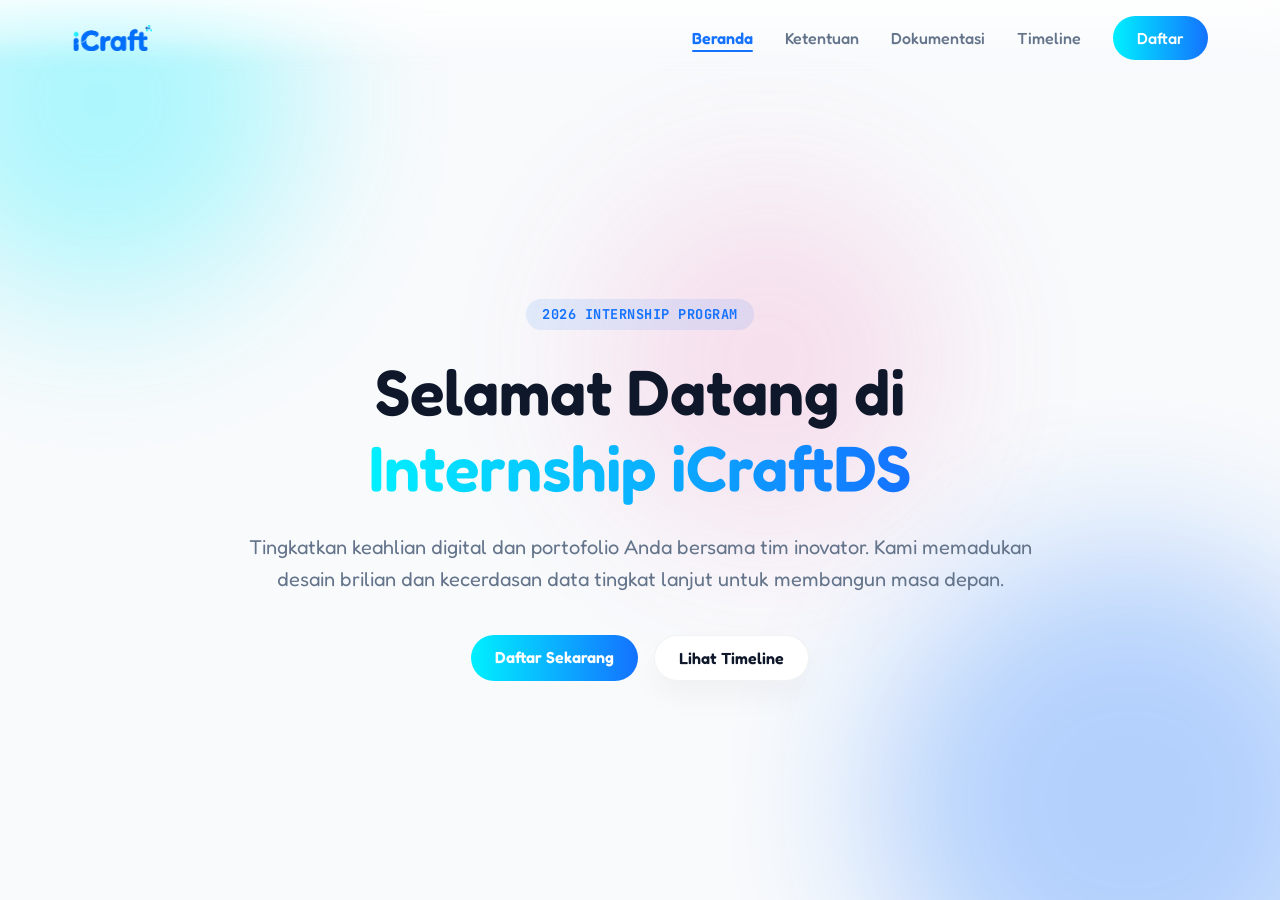
<file: index.html>
<!DOCTYPE html>
<html lang="id">

<head>
    <meta charset="UTF-8">
    <meta name="viewport" content="width=device-width, initial-scale=1.0">
    <title>Internship iCraftDS</title>
    <link rel="stylesheet" href="style.css">
</head>

<body>
    <!-- Abstract Background -->
    <div class="bg-shapes">
        <div class="shape shape-1"></div>
        <div class="shape shape-2"></div>
        <div class="shape shape-3"></div>
    </div>

    <!-- Navbar -->
    <header class="site-header">
        <div class="container nav-container">
            <a href="index.html" class="brand">
                <img src="icLogo.png" alt="iCraftDS Logo" style="height: 26px; width: auto; display: block;">
            </a>
            
            <div class="menu-toggle" id="mobile-menu">
                <span class="bar"></span>
                <span class="bar"></span>
                <span class="bar"></span>
            </div>
            
            <ul class="nav-links">
                <li><a href="index.html">Beranda</a></li>
                <li><a href="ketentuan.html">Ketentuan</a></li>
                <li><a href="comingsoon.html?page=Dokumentasi">Dokumentasi</a></li>
                <li><a href="timeline.html">Timeline</a></li>
                <li><a href="daftar.html" class="btn-primary">Daftar</a></li>
            </ul>
        </div>
    </header>

    <!-- Hero Section -->
    <main class="hero">
        <div class="container">
            <div class="hero-content">
                <span class="badge fade-in-up font-mono" style="animation-delay: 0.1s;">2026 Internship Program</span>
                <h1 class="hero-title fade-in-up" style="animation-delay: 0.3s;">
                    Selamat Datang di <br>
                    <span class="gradient-text">Internship iCraftDS</span>
                </h1>
                <p class="hero-subtitle fade-in-up" style="animation-delay: 0.5s;">
                    Tingkatkan keahlian digital dan portofolio Anda bersama tim inovator. Kami memadukan desain brilian
                    dan kecerdasan data tingkat lanjut untuk membangun masa depan.
                </p>
                <div class="hero-actions fade-in-up" style="animation-delay: 0.7s;">
                    <a href="daftar.html" class="btn-primary">Daftar Sekarang</a>
                    <a href="timeline.html" class="btn-secondary">Lihat Timeline</a>
                </div>
            </div>
        </div>
    </main>

    <!-- JS Logic -->
    <script src="main.js"></script>
</body>

</html>
</file>
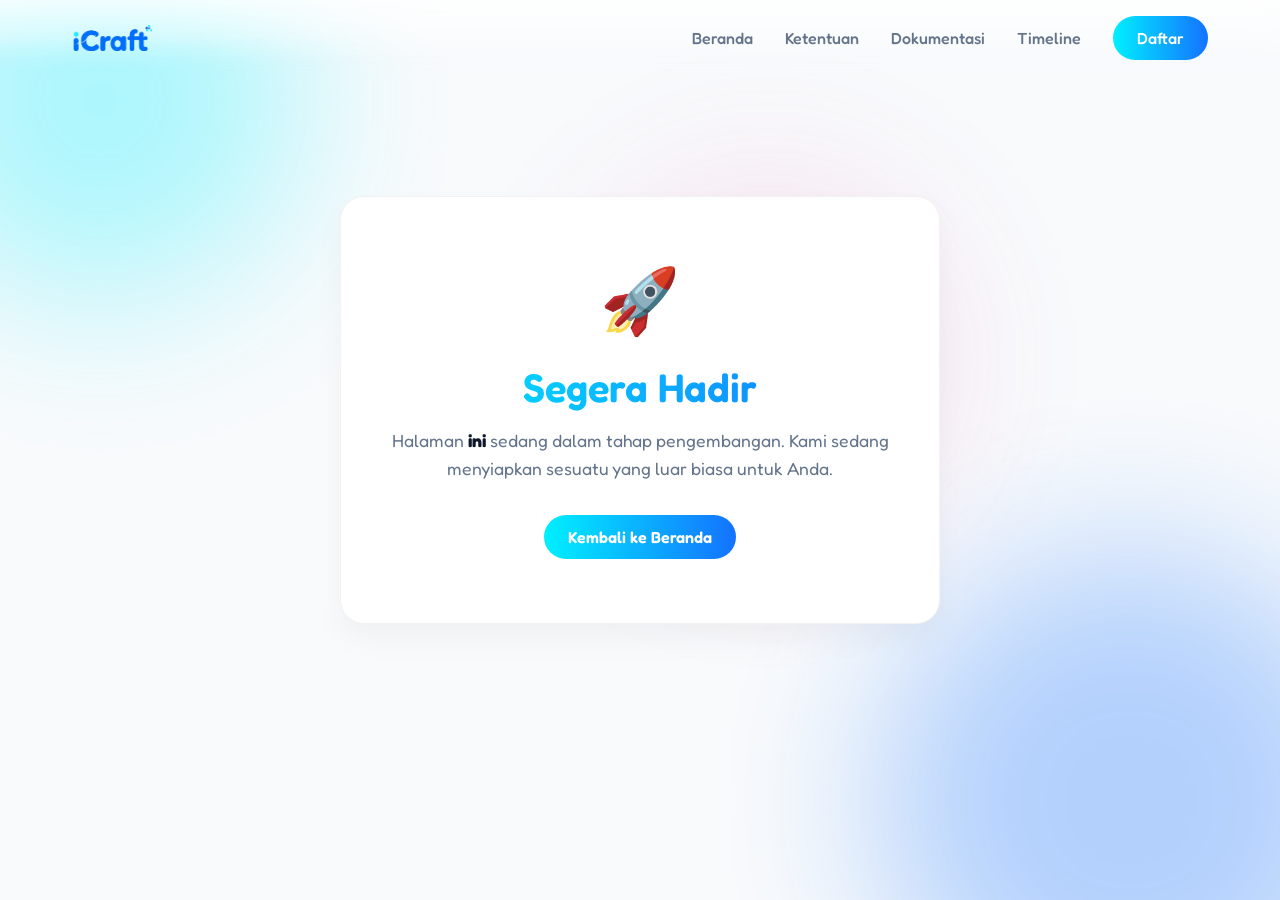
<file: comingsoon.html>
<!DOCTYPE html>
<html lang="id">
<head>
    <meta charset="UTF-8">
    <meta name="viewport" content="width=device-width, initial-scale=1.0">
    <title>Coming Soon - iCraftDS</title>
    <link rel="stylesheet" href="style.css">
    <style>
        .coming-soon-wrapper {
            min-height: calc(100vh - 80px); /* Adjust based on navbar height */
            display: flex;
            align-items: center;
            justify-content: center;
            text-align: center;
            padding: 2rem;
            background: transparent;
        }

        .coming-soon-card {
            max-width: 600px;
            padding: 4rem 3rem;
            border-radius: 24px;
        }

        .cs-icon {
            font-size: 4rem;
            margin-bottom: 1.5rem;
            animation: float 3s ease-in-out infinite;
            display: inline-block;
        }

        @keyframes float {
            0% { transform: translateY(0px); }
            50% { transform: translateY(-15px); }
            100% { transform: translateY(0px); }
        }

        .cs-title {
            font-size: 2.5rem;
            margin-bottom: 1rem;
            background: linear-gradient(to right, var(--primary-start), var(--primary-end));
            -webkit-background-clip: text;
            -webkit-text-fill-color: transparent;
        }

        .cs-subtitle {
            color: var(--text-secondary);
            font-size: 1.1rem;
            line-height: 1.6;
            margin-bottom: 2rem;
        }
    </style>
</head>
<body>
    
    <!-- Abstract Background -->
    <div class="bg-shapes">
        <div class="shape shape-1"></div>
        <div class="shape shape-2"></div>
        <div class="shape shape-3"></div>
    </div>

    <!-- Navbar -->
    <header class="site-header">
        <div class="container nav-container">
            <a href="index.html" class="brand">
                <img src="icLogo.png" alt="iCraftDS Logo" style="height: 26px; width: auto; display: block;">
            </a>
            
            <div class="menu-toggle" id="mobile-menu">
                <span class="bar"></span>
                <span class="bar"></span>
                <span class="bar"></span>
            </div>
            
            <ul class="nav-links">
                <li><a href="index.html">Beranda</a></li>
                <li><a href="ketentuan.html">Ketentuan</a></li>
                <li><a href="comingsoon.html?page=Dokumentasi">Dokumentasi</a></li>
                <li><a href="timeline.html">Timeline</a></li>
                <li><a href="daftar.html" class="btn-primary">Daftar</a></li>
            </ul>
        </div>
    </header>

    <div class="coming-soon-wrapper">
        <div class="coming-soon-card glass-card fade-in-up">
            <div class="cs-icon">🚀</div>
            <h1 class="cs-title">Segera Hadir</h1>
            <p class="cs-subtitle">Halaman <strong id="page-name" style="color: var(--text-primary);"></strong> sedang dalam tahap pengembangan. Kami sedang menyiapkan sesuatu yang luar biasa untuk Anda.</p>
            <a href="index.html" class="btn-primary" style="display: inline-block;">Kembali ke Beranda</a>
        </div>
    </div>

    <script>
        const urlParams = new URLSearchParams(window.location.search);
        const page = urlParams.get('page');
        
        const pageNameEl = document.getElementById('page-name');
        if (page) {
            pageNameEl.textContent = page;
        } else {
            pageNameEl.textContent = "ini";
        }
    </script>
    <!-- JS Logic -->
    <script src="main.js"></script>
</body>
</html>
</file>
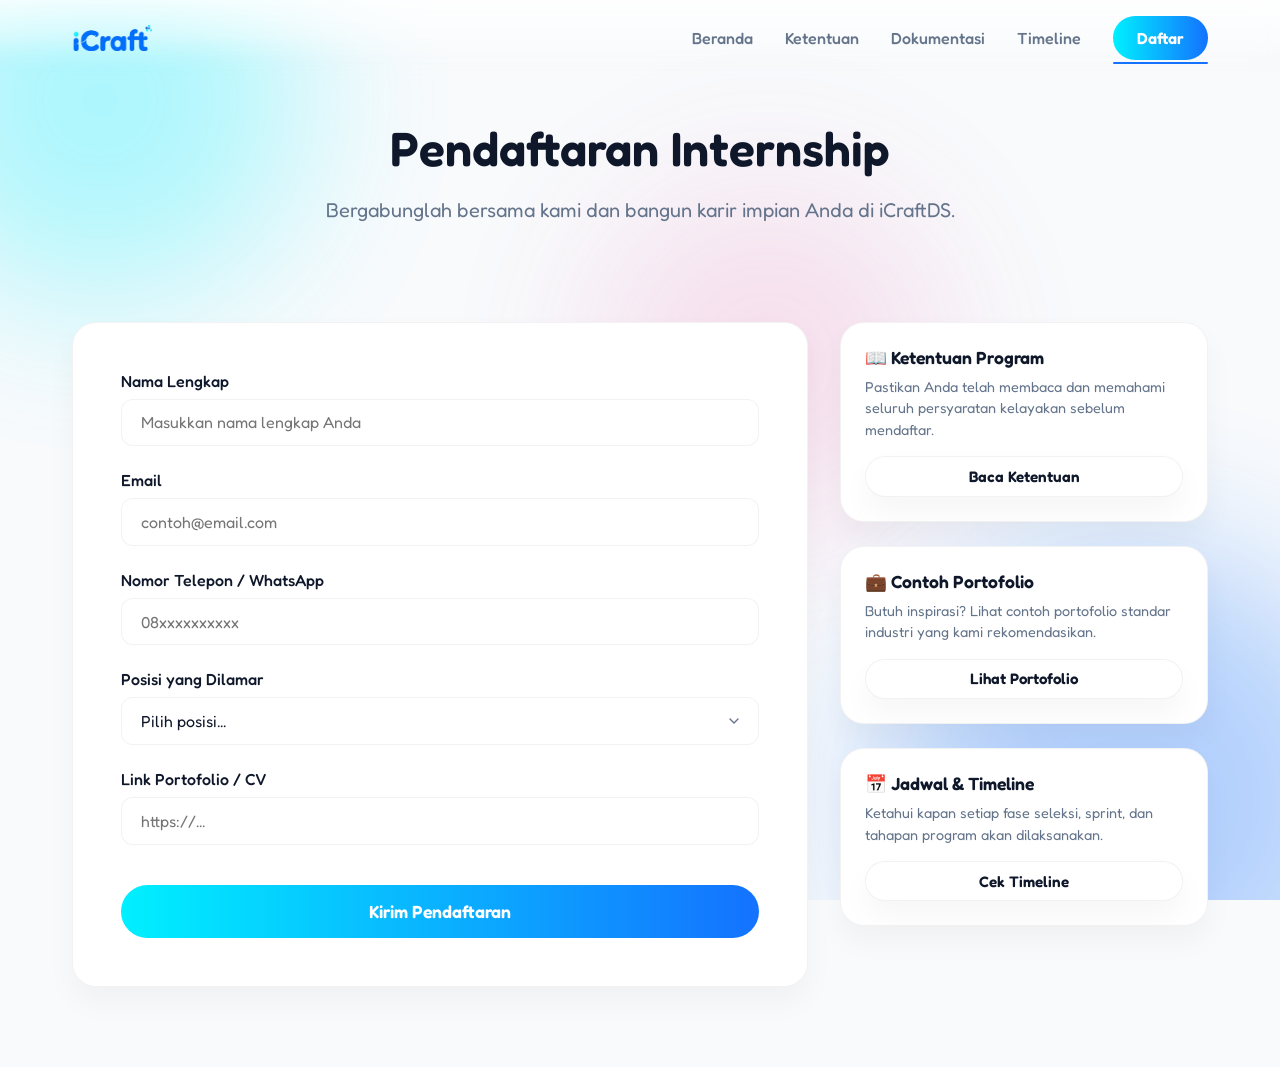
<file: daftar.html>
<!DOCTYPE html>
<html lang="id">
<head>
    <meta charset="UTF-8">
    <meta name="viewport" content="width=device-width, initial-scale=1.0">
    <title>Daftar - iCraftDS</title>
    <link rel="stylesheet" href="style.css">
    <style>
        .page-header {
            padding: 120px 2rem 3rem;
            text-align: center;
            background: transparent;
            border-bottom: none;
        }

        .registration-layout {
            display: grid;
            grid-template-columns: 2fr 1fr;
            gap: 2rem;
            padding: 3rem 2rem 5rem;
            align-items: start;
            max-width: 1200px;
            margin: 0 auto;
        }

        .form-group {
            margin-bottom: 1.5rem;
            text-align: left;
        }

        .form-label {
            display: block;
            margin-bottom: 0.5rem;
            color: var(--text-primary);
            font-weight: 500;
        }

        .form-control {
            width: 100%;
            padding: 0.8rem 1.2rem;
            border: 1px solid var(--border-light);
            border-radius: 12px;
            background: var(--bg-white);
            color: var(--text-primary);
            font-family: inherit;
            font-size: 1rem;
            transition: all 0.3s ease;
        }

        .form-control:focus {
            outline: none;
            border-color: var(--primary-start);
            box-shadow: 0 0 0 4px rgba(0, 240, 255, 0.1);
        }
        
        select.form-control {
            appearance: none;
            background-image: url("data:image/svg+xml,%3Csvg xmlns='http://www.w3.org/2000/svg' width='24' height='24' viewBox='0 0 24 24' fill='none' stroke='%2364748b' stroke-width='2' stroke-linecap='round' stroke-linejoin='round'%3E%3Cpolyline points='6 9 12 15 18 9'%3E%3C/polyline%3E%3C/svg%3E");
            background-repeat: no-repeat;
            background-position: right 1rem center;
            background-size: 1em;
        }

        .submit-btn {
            width: 100%;
            padding: 1rem;
            font-size: 1.1rem;
            margin-top: 1rem;
        }
        
        .sidebar-card {
            padding: 1.5rem;
            margin-bottom: 1.5rem;
        }
        
        .sidebar-card h3 {
            font-size: 1.1rem;
            margin-bottom: 0.5rem;
            color: var(--text-primary);
        }
        
        .sidebar-card p {
            font-size: 0.9rem;
            color: var(--text-secondary);
            margin-bottom: 1rem;
            line-height: 1.5;
        }
        
        .btn-sm {
            padding: 0.6rem 1rem;
            font-size: 0.95rem;
            width: 100%;
            text-align: center;
            display: block;
        }
        
        @media (max-width: 900px) {
            .registration-layout {
                display: flex;
                flex-direction: column-reverse;
                padding: 2rem 1.5rem;
                gap: 1rem;
                align-items: stretch;
            }
            .page-header {
                padding: 100px 1.5rem 2rem;
            }
            .glass-card {
                padding: 1.5rem !important;
            }
        }
    </style>
</head>
<body>
    
    <!-- Abstract Background -->
    <div class="bg-shapes">
        <div class="shape shape-1"></div>
        <div class="shape shape-2"></div>
        <div class="shape shape-3"></div>
    </div>

    <!-- Navbar -->
    <header class="site-header">
        <div class="container nav-container">
            <a href="index.html" class="brand">
                <img src="icLogo.png" alt="iCraftDS Logo" style="height: 26px; width: auto; display: block;">
            </a>
            
            <div class="menu-toggle" id="mobile-menu">
                <span class="bar"></span>
                <span class="bar"></span>
                <span class="bar"></span>
            </div>
            
            <ul class="nav-links">
                <li><a href="index.html">Beranda</a></li>
                <li><a href="ketentuan.html">Ketentuan</a></li>
                <li><a href="comingsoon.html?page=Dokumentasi">Dokumentasi</a></li>
                <li><a href="timeline.html">Timeline</a></li>
                <li><a href="daftar.html" class="btn-primary">Daftar</a></li>
            </ul>
        </div>
    </header>

    <div class="page-header">
        <div class="container">
            <h1 class="hero-title" style="font-size: 3rem; margin-bottom: 1rem;">Pendaftaran Internship</h1>
            <p class="hero-subtitle" style="margin-bottom: 0;">Bergabunglah bersama kami dan bangun karir impian Anda di iCraftDS.</p>
        </div>
    </div>

    <main class="registration-layout fade-in-up">
        <!-- Area Form Pendaftaran (Kiri) -->
        <div class="form-area">
            <div class="glass-card" style="padding: 3rem;">
                <form id="registration-form" onsubmit="event.preventDefault(); alert('Terima kasih! Pendaftaran Anda berhasil dikirim.'); window.location.href='index.html';">
                    <div class="form-group">
                        <label class="form-label" for="fullname">Nama Lengkap</label>
                        <input type="text" id="fullname" class="form-control" placeholder="Masukkan nama lengkap Anda" required>
                    </div>
                    
                    <div class="form-group">
                        <label class="form-label" for="email">Email</label>
                        <input type="email" id="email" class="form-control" placeholder="contoh@email.com" required>
                    </div>

                    <div class="form-group">
                        <label class="form-label" for="phone">Nomor Telepon / WhatsApp</label>
                        <input type="tel" id="phone" class="form-control" placeholder="08xxxxxxxxxx" required>
                    </div>
                    
                    <div class="form-group">
                        <label class="form-label" for="role">Posisi yang Dilamar</label>
                        <select id="role" class="form-control" required>
                            <option value="" disabled selected>Pilih posisi...</option>
                            <option value="web">Web Development</option>
                            <option value="mobile">Mobile Development</option>
                            <option value="data">Data Science</option>
                            <option value="uiux">UI/UX Design</option>
                        </select>
                    </div>

                    <div class="form-group">
                        <label class="form-label" for="portfolio">Link Portofolio / CV</label>
                        <input type="url" id="portfolio" class="form-control" placeholder="https://..." required>
                    </div>

                    <button type="submit" class="btn-primary submit-btn">Kirim Pendaftaran</button>
                </form>
            </div>
        </div>

        <!-- Area Informasi Tambahan (Kanan) -->
        <div class="sidebar-area">
            <div class="glass-card sidebar-card">
                <h3>📖 Ketentuan Program</h3>
                <p>Pastikan Anda telah membaca dan memahami seluruh persyaratan kelayakan sebelum mendaftar.</p>
                <a href="ketentuan.html" class="btn-secondary btn-sm">Baca Ketentuan</a>
            </div>

            <div class="glass-card sidebar-card">
                <h3>💼 Contoh Portofolio</h3>
                <p>Butuh inspirasi? Lihat contoh portofolio standar industri yang kami rekomendasikan.</p>
                <a href="portofolio.html" class="btn-secondary btn-sm">Lihat Portofolio</a>
            </div>

            <div class="glass-card sidebar-card">
                <h3>📅 Jadwal & Timeline</h3>
                <p>Ketahui kapan setiap fase seleksi, sprint, dan tahapan program akan dilaksanakan.</p>
                <a href="timeline.html" class="btn-secondary btn-sm">Cek Timeline</a>
            </div>
        </div>
    </main>

    <!-- JS Logic -->
    <script src="main.js"></script>
</body>
</html>
</file>
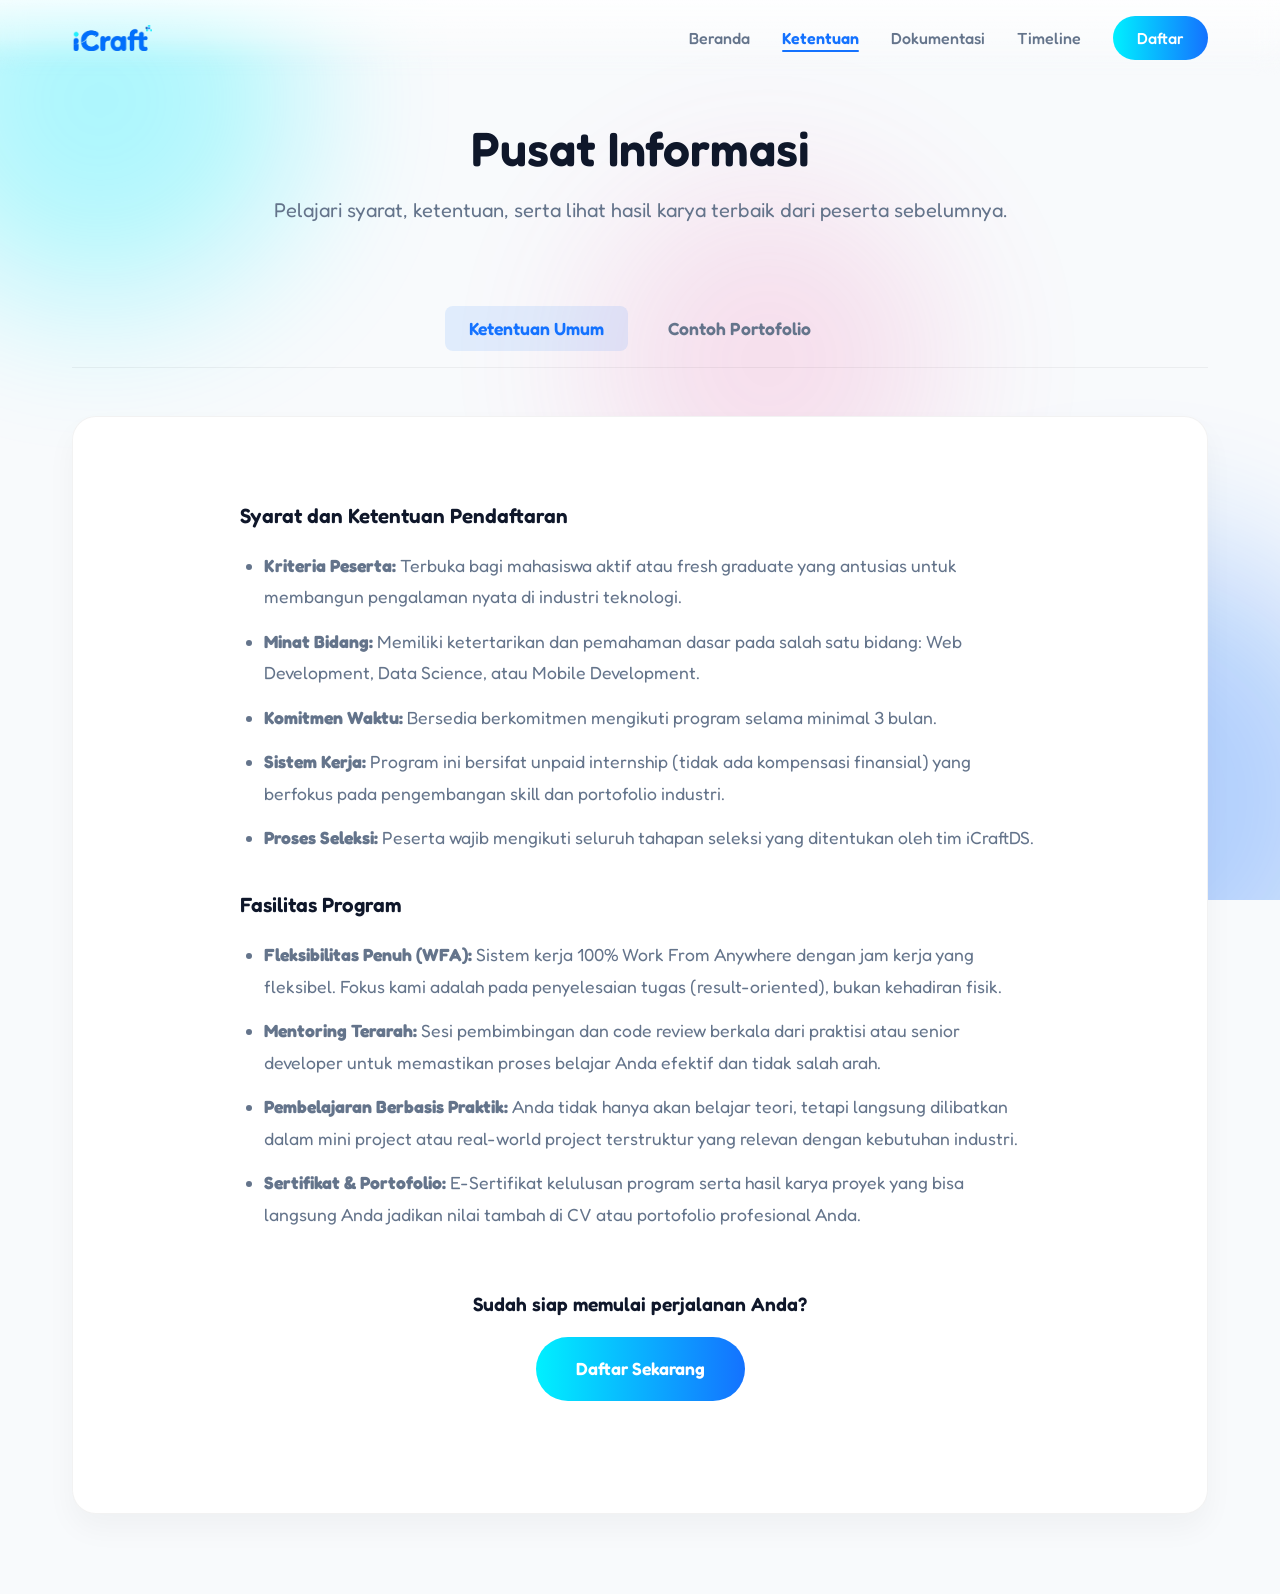
<file: ketentuan.html>
<!DOCTYPE html>
<html lang="id">
<head>
    <meta charset="UTF-8">
    <meta name="viewport" content="width=device-width, initial-scale=1.0">
    <title>Ketentuan & Portofolio - iCraftDS</title>
    <link rel="stylesheet" href="style.css">
    <style>
        .page-header {
            padding: 120px 2rem 3rem;
            text-align: center;
            background: transparent;
            border-bottom: none;
        }
        
        .tabs-nav {
            display: flex;
            justify-content: center;
            gap: 1rem;
            margin-bottom: 3rem;
            border-bottom: 1px solid var(--border-light);
            padding-bottom: 1rem;
        }

        .tab-btn {
            background: none;
            border: none;
            padding: 0.75rem 1.5rem;
            font-size: 1.1rem;
            font-family: 'Fredoka', sans-serif;
            font-weight: 600;
            color: var(--text-secondary);
            cursor: pointer;
            border-radius: 8px;
            transition: all 0.3s ease;
        }

        .tab-btn:hover {
            background: rgba(0, 0, 0, 0.03);
            color: var(--text-primary);
        }

        .tab-btn.active {
            color: var(--primary-end);
            background: rgba(20, 114, 255, 0.1);
        }

        .tab-content {
            display: none;
            animation: fadeIn 0.4s ease forwards;
        }

        .tab-content.active {
            display: block;
        }

        @keyframes fadeIn {
            from { opacity: 0; transform: translateY(10px); }
            to { opacity: 1; transform: translateY(0); }
        }

        /* Portfolio Grid specific for light theme */
        .participants-grid {
            display: grid;
            grid-template-columns: repeat(auto-fit, minmax(280px, 1fr));
            gap: 2rem;
            padding: 2rem 0;
        }

        .participant-card {
            padding: 2.5rem 1.5rem;
            text-decoration: none;
            color: var(--text-primary);
            display: flex;
            flex-direction: column;
            align-items: center;
            text-align: center;
            transition: transform 0.3s ease, box-shadow 0.3s ease;
            position: relative;
            overflow: hidden;
        }

        .participant-card:hover {
            transform: translateY(-5px);
            box-shadow: var(--shadow-hover);
        }

        .avatar {
            width: 80px;
            height: 80px;
            border-radius: 50%;
            background: linear-gradient(135deg, var(--primary-start), var(--primary-end));
            margin-bottom: 1.5rem;
            display: flex;
            align-items: center;
            justify-content: center;
            overflow: hidden;
            border: 3px solid var(--bg-white);
            box-shadow: var(--shadow-soft);
        }

        .avatar img {
            width: 100%;
            height: 100%;
            object-fit: cover;
        }

        .participant-card h2 {
            font-size: 1.4rem;
            margin-bottom: 0.5rem;
        }

        .role-badge {
            font-family: 'JetBrains Mono', monospace;
            font-size: 0.85rem;
            color: var(--primary-end);
            margin-bottom: 1rem;
            background: rgba(20, 114, 255, 0.1);
            padding: 0.3rem 0.8rem;
            border-radius: 50px;
        }

        .participant-card p {
            color: var(--text-secondary);
            font-size: 0.95rem;
            line-height: 1.5;
            margin-bottom: 1.5rem;
        }

        .ketentuan-text {
            max-width: 800px;
            margin: 0 auto 4rem;
            line-height: 1.8;
            color: var(--text-secondary);
            font-size: 1.1rem;
        }
        
        .ketentuan-text h3 {
            color: var(--text-primary);
            margin-top: 2rem;
            margin-bottom: 1rem;
        }
        
        .ketentuan-text ul {
            padding-left: 1.5rem;
            margin-bottom: 2rem;
        }
        
        .ketentuan-text li {
            margin-bottom: 0.8rem;
        }
    </style>
</head>
<body>
    
    <!-- Abstract Background -->
    <div class="bg-shapes">
        <div class="shape shape-1"></div>
        <div class="shape shape-2"></div>
        <div class="shape shape-3"></div>
    </div>

    <!-- Navbar -->
    <header class="site-header">
        <div class="container nav-container">
            <a href="index.html" class="brand">
                <img src="icLogo.png" alt="iCraftDS Logo" style="height: 26px; width: auto; display: block;">
            </a>
            
            <div class="menu-toggle" id="mobile-menu">
                <span class="bar"></span>
                <span class="bar"></span>
                <span class="bar"></span>
            </div>
            
            <ul class="nav-links">
                <li><a href="index.html">Beranda</a></li>
                <li><a href="ketentuan.html">Ketentuan</a></li>
                <li><a href="comingsoon.html?page=Dokumentasi">Dokumentasi</a></li>
                <li><a href="timeline.html">Timeline</a></li>
                <li><a href="daftar.html" class="btn-primary">Daftar</a></li>
            </ul>
        </div>
    </header>

    <div class="page-header">
        <div class="container">
            <h1 class="hero-title" style="font-size: 3rem; margin-bottom: 1rem;">Pusat Informasi</h1>
            <p class="hero-subtitle" style="margin-bottom: 0;">Pelajari syarat, ketentuan, serta lihat hasil karya terbaik dari peserta sebelumnya.</p>
        </div>
    </div>

    <main class="container" style="padding-top: 2rem; padding-bottom: 5rem;">
        
        <div class="tabs-nav">
            <a href="ketentuan.html" class="tab-btn active" style="text-decoration: none;">Ketentuan Umum</a>
            <a href="portofolio.html" class="tab-btn" style="text-decoration: none;">Contoh Portofolio</a>
        </div>

        <!-- Ketentuan Umum -->
        <div id="ketentuan-umum" class="tab-content active">
            <div class="glass-card" style="padding: 3rem;">
                <div class="ketentuan-text">
                    <h3>Syarat dan Ketentuan Pendaftaran</h3>
                    <ul>
                        <li><strong>Kriteria Peserta:</strong> Terbuka bagi mahasiswa aktif atau fresh graduate yang antusias untuk membangun pengalaman nyata di industri teknologi.</li>
                        <li><strong>Minat Bidang:</strong> Memiliki ketertarikan dan pemahaman dasar pada salah satu bidang: Web Development, Data Science, atau Mobile Development.</li>
                        <li><strong>Komitmen Waktu:</strong> Bersedia berkomitmen mengikuti program selama minimal 3 bulan.</li>
                        <li><strong>Sistem Kerja:</strong> Program ini bersifat unpaid internship (tidak ada kompensasi finansial) yang berfokus pada pengembangan skill dan portofolio industri.</li>
                        <li><strong>Proses Seleksi:</strong> Peserta wajib mengikuti seluruh tahapan seleksi yang ditentukan oleh tim iCraftDS.</li>
                    </ul>
                    
                    <h3>Fasilitas Program</h3>
                    <ul>
                        <li><strong>Fleksibilitas Penuh (WFA):</strong> Sistem kerja 100% Work From Anywhere dengan jam kerja yang fleksibel. Fokus kami adalah pada penyelesaian tugas (result-oriented), bukan kehadiran fisik.</li>
                        <li><strong>Mentoring Terarah:</strong> Sesi pembimbingan dan code review berkala dari praktisi atau senior developer untuk memastikan proses belajar Anda efektif dan tidak salah arah.</li>
                        <li><strong>Pembelajaran Berbasis Praktik:</strong> Anda tidak hanya akan belajar teori, tetapi langsung dilibatkan dalam mini project atau real-world project terstruktur yang relevan dengan kebutuhan industri.</li>
                        <li><strong>Sertifikat & Portofolio:</strong> E-Sertifikat kelulusan program serta hasil karya proyek yang bisa langsung Anda jadikan nilai tambah di CV atau portofolio profesional Anda.</li>
                    </ul>
                    
                    <div style="margin-top: 3.5rem; text-align: center;">
                        <h4 style="margin-bottom: 1rem; color: var(--text-primary); font-size: 1.2rem;">Sudah siap memulai perjalanan Anda?</h4>
                        <a href="daftar.html" class="btn-primary" style="font-size: 1.1rem; padding: 1rem 2.5rem; display: inline-block;">Daftar Sekarang</a>
                    </div>
                </div>
            </div>
        </div>
    </main>
    <!-- JS Logic -->
    <script src="main.js"></script>
</body>
</html>
</file>
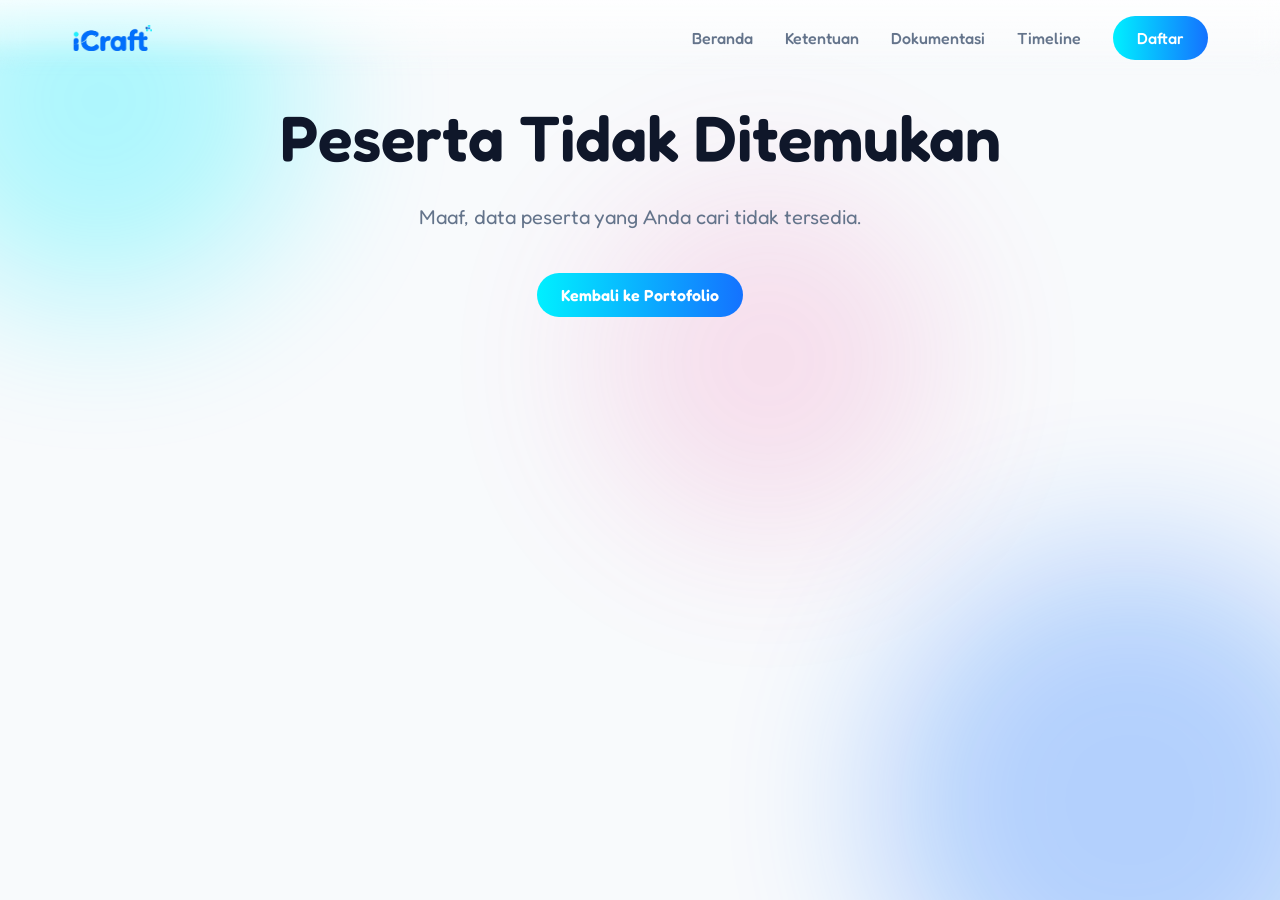
<file: peserta.html>
<!DOCTYPE html>
<html lang="id">
<head>
    <meta charset="UTF-8">
    <meta name="viewport" content="width=device-width, initial-scale=1.0">
    <title>Profil Peserta - iCraftDS</title>
    <link rel="stylesheet" href="style.css">
    <style>
        .profile-header {
            padding: 3rem;
            margin-top: 120px;
            margin-bottom: 2rem;
            text-align: center;
        }

        .avatar-lg {
            width: 120px;
            height: 120px;
            border-radius: 50%;
            background: linear-gradient(135deg, var(--primary-start), var(--primary-end));
            margin: 0 auto 1.5rem;
            display: flex;
            align-items: center;
            justify-content: center;
            overflow: hidden;
            border: 4px solid var(--bg-white);
            box-shadow: var(--shadow-soft);
        }

        .avatar-lg img {
            width: 100%;
            height: 100%;
            object-fit: cover;
        }

        .profile-name {
            font-size: 2.5rem;
            margin-bottom: 0.5rem;
        }

        .profile-role {
            font-size: 1.2rem;
            color: var(--primary-end);
            margin-bottom: 1.5rem;
            font-weight: 500;
        }

        .profile-bio {
            color: var(--text-secondary);
            line-height: 1.6;
            max-width: 700px;
            margin: 0 auto 2rem;
            font-size: 1.1rem;
        }

        .contact-links {
            display: flex;
            gap: 1rem;
            justify-content: center;
            flex-wrap: wrap;
        }

        .contact-links a {
            color: var(--text-secondary);
            text-decoration: none;
            padding: 0.5rem 1rem;
            border-radius: 50px;
            background: var(--bg-white);
            border: 1px solid var(--border-light);
            font-size: 0.95rem;
            transition: all 0.3s ease;
            box-shadow: var(--shadow-soft);
        }

        .contact-links a:hover {
            color: var(--primary-end);
            transform: translateY(-2px);
        }

        .cv-grid {
            display: grid;
            grid-template-columns: 2fr 1fr;
            gap: 2rem;
            margin-bottom: 4rem;
        }

        .cv-section {
            padding: 2.5rem;
            margin-bottom: 2rem;
        }

        .cv-section-title {
            font-size: 1.5rem;
            margin-bottom: 1.5rem;
            color: var(--text-primary);
            border-bottom: 2px solid var(--border-light);
            padding-bottom: 0.5rem;
        }

        .timeline {
            position: relative;
            padding-left: 2rem;
        }

        .timeline::before {
            content: '';
            position: absolute;
            left: 0;
            top: 0;
            bottom: 0;
            width: 2px;
            background: var(--border-light);
        }

        .timeline-item {
            position: relative;
            margin-bottom: 2rem;
        }

        .timeline-item:last-child {
            margin-bottom: 0;
        }

        .timeline-item::before {
            content: '';
            position: absolute;
            left: -2.35rem;
            top: 0.3rem;
            width: 12px;
            height: 12px;
            border-radius: 50%;
            background: var(--primary-end);
            border: 3px solid var(--bg-white);
            box-shadow: 0 0 0 2px rgba(20, 114, 255, 0.2);
        }

        .timeline-date {
            color: var(--primary-end);
            font-size: 0.9rem;
            font-weight: 700;
            font-family: 'JetBrains Mono', monospace;
            margin-bottom: 0.5rem;
        }

        .timeline-title {
            font-size: 1.2rem;
            margin-bottom: 0.2rem;
        }

        .timeline-subtitle {
            color: var(--text-secondary);
            font-weight: 500;
            font-size: 0.95rem;
            margin-bottom: 0.8rem;
        }

        .timeline-desc {
            color: var(--text-secondary);
            line-height: 1.6;
            font-size: 0.95rem;
        }

        .skills-container {
            display: flex;
            flex-wrap: wrap;
            gap: 0.8rem;
        }

        .skill-tag {
            padding: 0.5rem 1rem;
            background: var(--bg-color);
            border: 1px solid var(--border-light);
            border-radius: 50px;
            font-size: 0.9rem;
            color: var(--text-secondary);
            font-weight: 500;
        }

        .portfolio-grid {
            display: grid;
            grid-template-columns: repeat(auto-fit, minmax(300px, 1fr));
            gap: 2rem;
            margin-bottom: 5rem;
        }

        .portfolio-item {
            overflow: hidden;
            display: flex;
            flex-direction: column;
        }

        .page-header {
            padding: 120px 2rem 3rem;
            text-align: center;
            background: transparent;
            border-bottom: none;
        }

        .portfolio-img {
            height: 200px;
            background: linear-gradient(45deg, var(--bg-color), #e2e8f0);
            border-bottom: 1px solid var(--border-light);
        }

        .portfolio-content {
            padding: 1.5rem;
            flex: 1;
        }

        .portfolio-content h3 {
            font-size: 1.2rem;
            margin-bottom: 0.5rem;
        }

        .portfolio-content p {
            color: var(--text-secondary);
            font-size: 0.95rem;
            line-height: 1.6;
        }

        #error-state {
            display: none;
            text-align: center;
            padding: 100px 20px;
        }

        @media (max-width: 768px) {
            .cv-grid {
                grid-template-columns: 1fr;
            }
        }
    </style>
</head>
<body>
    
    <!-- Abstract Background -->
    <div class="bg-shapes">
        <div class="shape shape-1"></div>
        <div class="shape shape-2"></div>
        <div class="shape shape-3"></div>
    </div>

    <!-- Navbar -->
    <header class="site-header">
        <div class="container nav-container">
            <a href="index.html" class="brand">
                <img src="icLogo.png" alt="iCraftDS Logo" style="height: 26px; width: auto; display: block;">
            </a>
            
            <div class="menu-toggle" id="mobile-menu">
                <span class="bar"></span>
                <span class="bar"></span>
                <span class="bar"></span>
            </div>
            
            <ul class="nav-links">
                <li><a href="index.html">Beranda</a></li>
                <li><a href="ketentuan.html">Ketentuan</a></li>
                <li><a href="comingsoon.html?page=Dokumentasi">Dokumentasi</a></li>
                <li><a href="timeline.html">Timeline</a></li>
                <li><a href="daftar.html" class="btn-primary">Daftar</a></li>
            </ul>
        </div>
    </header>

    <div id="error-state" class="container">
        <h1 class="hero-title">Peserta Tidak Ditemukan</h1>
        <p class="hero-subtitle">Maaf, data peserta yang Anda cari tidak tersedia.</p>
        <a href="portofolio.html" class="btn-primary">Kembali ke Portofolio</a>
    </div>

    <div id="profile-content" style="display: none;">
        <div class="container fade-in-up">
            <div class="profile-header glass-card">
                <div class="avatar-lg" id="p-avatar"></div>
                <h1 class="profile-name gradient-text" id="p-name">Loading...</h1>
                <h3 class="profile-role font-mono" id="p-role">Loading...</h3>
                <p class="profile-bio" id="p-bio">Loading...</p>
                
                <div class="contact-links" id="p-contact">
                    <!-- Links injected via JS -->
                </div>
            </div>

            <div class="cv-grid">
                <div class="cv-left">
                    <div class="cv-section glass-card">
                        <h2 class="cv-section-title">💼 Pengalaman Kerja</h2>
                        <div class="timeline" id="p-experience">
                            <!-- Injected via JS -->
                        </div>
                    </div>

                    <div class="cv-section glass-card">
                        <h2 class="cv-section-title">🎓 Pendidikan</h2>
                        <div class="timeline" id="p-education">
                            <!-- Injected via JS -->
                        </div>
                    </div>
                </div>

                <div class="cv-right">
                    <div class="cv-section glass-card">
                        <h2 class="cv-section-title">🛠️ Keahlian Teknikal</h2>
                        <div class="skills-container" id="p-skills">
                            <!-- Injected via JS -->
                        </div>
                    </div>
                    
                    <div class="cv-section glass-card">
                        <h2 class="cv-section-title">🏆 Pencapaian / Organisasi</h2>
                        <div class="timeline" id="p-achievements" style="margin-bottom: 0;">
                            <!-- Injected via JS -->
                        </div>
                    </div>
                </div>
            </div>

            <h2 class="cv-section-title text-center" style="border: none; text-align: center; margin-bottom: 2rem;">Karya Portofolio</h2>
            <div class="portfolio-grid" id="p-portfolio">
                <!-- Injected via JS -->
            </div>
        </div>
    </div>

    <script>
        const participantsData = {
            "1": {
                name: "Peserta 1",
                role: "Web Developer & UI/UX Designer",
                avatar: "https://api.dicebear.com/7.x/avataaars/svg?seed=P1&backgroundColor=6366f1,ec4899",
                bio: "Saya adalah seorang developer yang antusias membangun antarmuka web yang indah, interaktif, dan mudah digunakan. Memiliki pengalaman lebih dari 3 tahun dalam mendesain sistem yang kompleks menjadi mudah dipahami bagi pengguna akhir.",
                contact: [
                    { icon: "📧", label: "peserta1@email.com" },
                    { icon: "🔗", label: "linkedin.com/in/peserta1" },
                    { icon: "💻", label: "github.com/peserta1" }
                ],
                experience: [
                    { date: "2023 - Sekarang", title: "Senior Web Developer", subtitle: "Tech Indo Kreatif", desc: "Memimpin tim frontend dalam pembuatan aplikasi berbasis React. Mengoptimalkan performa web hingga 40% lebih cepat dengan implementasi modern." },
                    { date: "2021 - 2023", title: "UI/UX Designer", subtitle: "Studio Desain Nusantara", desc: "Mendesain wireframe, prototipe interaktif, dan high-fidelity UI/UX untuk lebih dari 10 proyek klien startup digital." }
                ],
                education: [
                    { date: "2017 - 2021", title: "S1 Teknik Informatika", subtitle: "Universitas Teknologi Jakarta", desc: "IPK 3.8/4.0. Lulus dengan predikat Cum Laude. Aktif sebagai Ketua BEM Fakultas." }
                ],
                skills: ["HTML5 / CSS3", "JavaScript (ES6+)", "React.js", "Tailwind CSS", "Figma & Adobe XD", "Git / GitHub"],
                achievements: [
                    { date: "2019 - 2020", title: "Ketua BEM Fakultas", desc: "Memimpin organisasi mahasiswa tingkat fakultas dengan lebih dari 50 pengurus aktif." }
                ],
                portfolio: [
                    { title: "Aplikasi E-Commerce", desc: "Desain ulang UI/UX untuk aplikasi e-commerce lokal, meningkatkan tingkat konversi sebesar 20% dan retensi pengguna. Dibuat menggunakan React dan Tailwind CSS." },
                    { title: "Dashboard Admin Analytics", desc: "Dashboard analitik responsif dengan tema gelap untuk mengelola dan memantau data penjualan secara real-time. Dilengkapi dengan chart interaktif menggunakan Chart.js." },
                    { title: "Company Profile Kreatif", desc: "Situs web profil perusahaan pemenang penghargaan dengan animasi scroll-driven menggunakan GSAP dan Vanilla JavaScript." }
                ]
            },
            "2": {
                name: "Peserta 2",
                role: "Data Scientist & Backend Engineer",
                avatar: "https://api.dicebear.com/7.x/avataaars/svg?seed=P2&backgroundColor=312e81,4c1d95",
                bio: "Seorang spesialis dalam merancang arsitektur backend yang scalable dan menganalisis big data untuk memberikan wawasan bisnis krusial bagi perusahaan. Berfokus pada optimasi performa dan keamanan data berskala besar.",
                contact: [
                    { icon: "📧", label: "peserta2@email.com" },
                    { icon: "🔗", label: "linkedin.com/in/peserta2" },
                    { icon: "💻", label: "github.com/peserta2-ds" }
                ],
                experience: [
                    { date: "2022 - Sekarang", title: "Data Scientist", subtitle: "PT Finansial Solusi Bangsa", desc: "Membangun model machine learning untuk mendeteksi penipuan (fraud detection) secara otomatis, berhasil mengurangi potensi kerugian perusahaan hingga Rp 5 Miliar per tahun." },
                    { date: "2019 - 2022", title: "Backend Developer", subtitle: "Startup Edukasi Masa Depan", desc: "Membuat dan memelihara RESTful API yang menopang lebih dari 10.000 pengguna aktif harian dengan menggunakan Node.js, Express, dan PostgreSQL." }
                ],
                education: [
                    { date: "2015 - 2019", title: "S1 Ilmu Komputer", subtitle: "Institut Teknologi Nasional", desc: "IPK 3.9/4.0. Menulis skripsi tentang optimasi algoritma clustering (K-Means) pada pemrosesan Big Data stream." }
                ],
                skills: ["Python (Pandas, Scikit-learn)", "Node.js / Express", "PostgreSQL / MongoDB", "Machine Learning", "Docker & Kubernetes", "AWS Cloud Services"],
                achievements: [
                    { date: "2023", title: "AWS Certified Solutions Architect", desc: "" },
                    { date: "2021", title: "Google Data Analytics Certificate", desc: "" }
                ],
                portfolio: [
                    { title: "Sistem Prediksi Penjualan (ML)", desc: "Membangun model Machine Learning menggunakan algoritma XGBoost untuk memprediksi tren penjualan bulanan dengan tingkat akurasi 92% dan integrasi otomatis ke sistem BI (Business Intelligence)." },
                    { title: "RESTful API Microservices Perbankan", desc: "Membangun arsitektur backend microservices menggunakan Node.js, Express, dan Docker untuk infrastruktur aplikasi perbankan yang mampu menangani lebih dari 500 Request per Second." },
                    { title: "Data Warehouse & ETL Pipeline", desc: "Merancang alur data ETL dari 5 sumber berbeda menggunakan Apache Airflow dan menyimpannya secara terstruktur di Google BigQuery untuk keperluan reporting C-Level." }
                ]
            },
            "3": {
                name: "Peserta 3",
                role: "Mobile Developer",
                avatar: "https://api.dicebear.com/7.x/avataaars/svg?seed=P3&backgroundColor=059669,10b981",
                bio: "Seorang pengembang spesialis aplikasi mobile yang menciptakan pengalaman pengguna interaktif di platform Android dan iOS dengan performa tinggi dan desain memukau.",
                contact: [
                    { icon: "📧", label: "peserta3@email.com" },
                    { icon: "🔗", label: "linkedin.com/in/peserta3" },
                    { icon: "💻", label: "github.com/peserta3-mobile" }
                ],
                experience: [
                    { date: "2022 - Sekarang", title: "Lead Mobile Developer", subtitle: "AppStudio Indonesia", desc: "Memimpin pengembangan aplikasi e-wallet nasional menggunakan Flutter yang kini digunakan oleh lebih dari 2 juta pengguna aktif." },
                    { date: "2019 - 2022", title: "Android Developer", subtitle: "Tech Solution Jakarta", desc: "Membuat aplikasi native Android (Kotlin) untuk logistik dan supply chain management." }
                ],
                education: [
                    { date: "2015 - 2019", title: "S1 Sistem Informasi", subtitle: "Institut Teknologi Nasional", desc: "IPK 3.75/4.0. Berfokus pada perancangan arsitektur sistem informasi mobile." }
                ],
                skills: ["Flutter & Dart", "Kotlin (Android)", "Swift (iOS)", "Firebase", "REST APIs", "UI/UX Implementation"],
                achievements: [
                    { date: "2023", title: "Google Associate Android Developer", desc: "Sertifikasi resmi dari Google untuk pengembangan aplikasi Android native." }
                ],
                portfolio: [
                    { title: "Aplikasi E-Wallet Nasional", desc: "Aplikasi dompet digital berbasis Flutter dengan fitur QRIS, transfer bank, dan riwayat transaksi real-time." },
                    { title: "Aplikasi Delivery Makanan", desc: "Membangun fitur tracking kurir secara langsung menggunakan integrasi Google Maps API dan WebSockets." },
                    { title: "Aplikasi Manajemen Stok Logistik", desc: "Sistem aplikasi internal perusahaan logistik menggunakan Kotlin untuk mempercepat proses check-in barang menggunakan barcode scanner." }
                ]
            }
        };

        const urlParams = new URLSearchParams(window.location.search);
        const pid = urlParams.get('id');

        if (pid && participantsData[pid]) {
            const data = participantsData[pid];
            
            document.getElementById('profile-content').style.display = 'block';
            
            document.getElementById('p-avatar').innerHTML = `<img src="${data.avatar}" alt="Avatar">`;
            document.getElementById('p-name').textContent = data.name;
            document.getElementById('p-role').textContent = data.role;
            document.getElementById('p-bio').textContent = data.bio;

            document.getElementById('p-contact').innerHTML = data.contact.map(c => 
                `<a href="#">${c.icon} ${c.label}</a>`
            ).join('');

            const generateTimeline = (items) => items.map(item => `
                <div class="timeline-item">
                    <div class="timeline-date">${item.date}</div>
                    <h3 class="timeline-title">${item.title}</h3>
                    ${item.subtitle ? `<div class="timeline-subtitle">${item.subtitle}</div>` : ''}
                    ${item.desc ? `<p class="timeline-desc">${item.desc}</p>` : ''}
                </div>
            `).join('');

            document.getElementById('p-experience').innerHTML = generateTimeline(data.experience);
            document.getElementById('p-education').innerHTML = generateTimeline(data.education);
            document.getElementById('p-achievements').innerHTML = generateTimeline(data.achievements);

            document.getElementById('p-skills').innerHTML = data.skills.map(s => 
                `<span class="skill-tag">${s}</span>`
            ).join('');

            document.getElementById('p-portfolio').innerHTML = data.portfolio.map((p, index) => `
                <div class="portfolio-item glass-card">
                    <div class="portfolio-img"></div>
                    <div class="portfolio-content">
                        <h3>${p.title}</h3>
                        <p>${p.desc}</p>
                    </div>
                </div>
            `).join('');

        } else {
            document.getElementById('error-state').style.display = 'block';
        }
    </script>
    <!-- JS Logic -->
    <script src="main.js"></script>
</body>
</html>
</file>
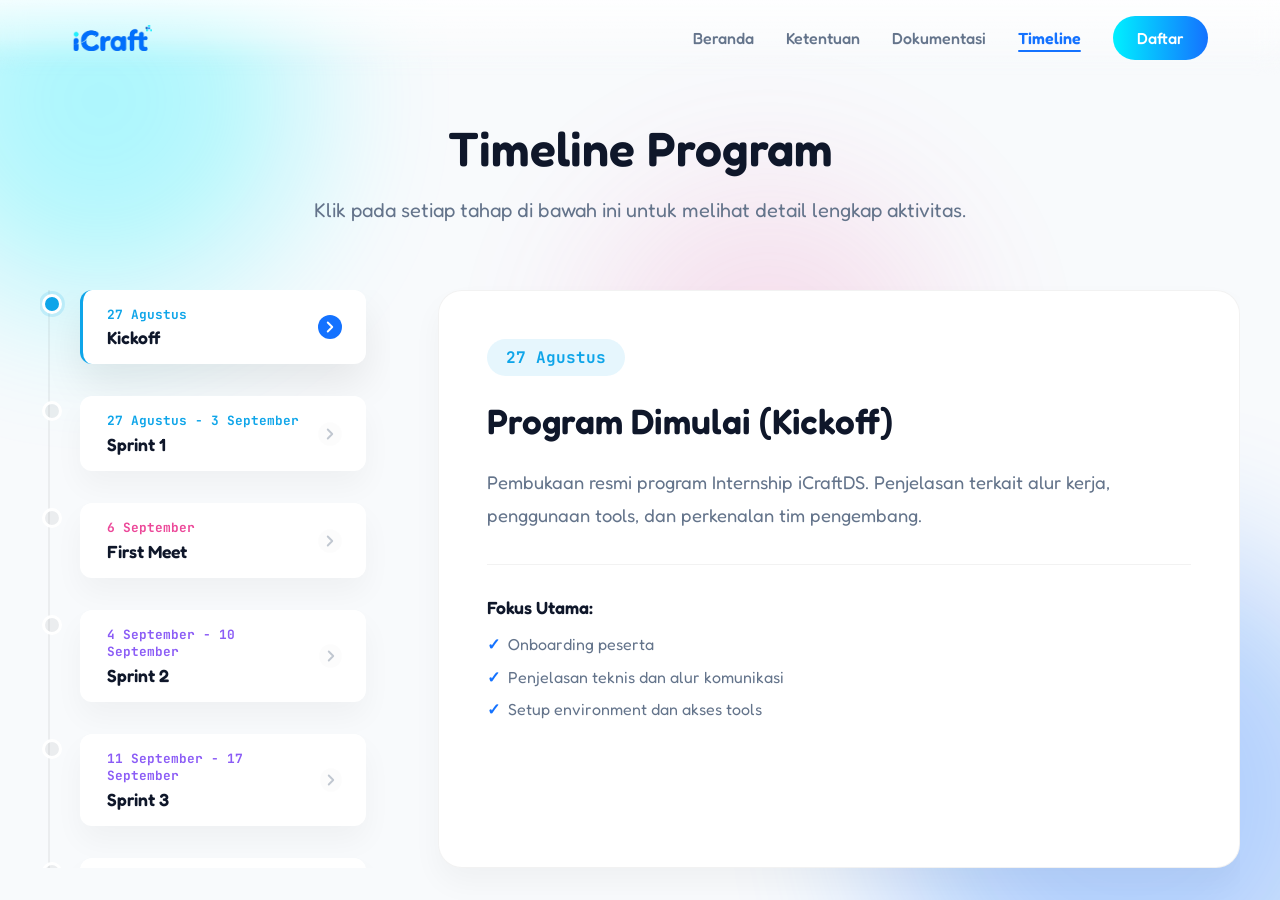
<file: timeline.html>
<!DOCTYPE html>
<html lang="id">
<head>
    <meta charset="UTF-8">
    <meta name="viewport" content="width=device-width, initial-scale=1.0">
    <title>Timeline - iCraftDS</title>
    <link rel="stylesheet" href="style.css">
    <style>
        body {
            height: 100vh !important;
            overflow: hidden !important;
            display: flex;
            flex-direction: column;
        }

        .page-header {
            padding: 120px 2rem 2rem;
            text-align: center;
            background: transparent;
            border-bottom: none;
            flex-shrink: 0;
        }

        .timeline-layout {
            display: grid;
            grid-template-columns: 350px 1fr;
            gap: 3rem;
            padding: 2rem 0;
            flex: 1;
            overflow: hidden;
            align-items: stretch; /* Stretch to fill height */
        }

        @media (max-width: 900px) {
            body {
                height: auto !important;
                overflow: visible !important;
                display: block;
            }
            .page-header {
                padding: 100px 1.5rem 2rem;
            }
            .timeline-layout {
                grid-template-columns: 1fr;
                padding: 2rem 1.5rem;
                overflow: visible;
                display: block;
            }
            .timeline-list-container {
                padding-right: 0;
                padding-left: 0;
                padding-bottom: 0;
                height: auto;
                overflow-y: visible;
            }
            .timeline-detail {
                display: none !important;
            }
            .mobile-detail {
                display: none;
                margin-top: 1rem;
                padding-top: 1rem;
                border-top: 1px dashed var(--border-light);
            }
            .timeline-item.active .mobile-detail {
                display: block;
                animation: slideDown 0.3s ease-out;
            }
            
            /* Mobile Click Indicator */
            .indicator-icon {
                transform: rotate(90deg); /* Point down on mobile by default */
            }
            .timeline-item:hover .click-indicator {
                transform: translateY(3px); /* Move down slightly instead of right */
            }
            .timeline-item.active .indicator-icon {
                transform: rotate(-90deg); /* Point up when active/expanded */
            }
            .timeline-item.active .click-indicator {
                transform: translateY(0);
            }
        }
        
        @keyframes slideDown {
            from { opacity: 0; transform: translateY(-10px); }
            to { opacity: 1; transform: translateY(0); }
        }

        /* Left Side: Timeline List */
        .timeline-list-container {
            padding-right: 1.5rem;
            padding-left: 0.5rem;
            padding-bottom: 2rem;
            height: 100%;
            overflow-y: auto;
        }
        
        /* Custom scrollbar for timeline list */
        .timeline-list-container::-webkit-scrollbar {
            width: 6px;
        }
        .timeline-list-container::-webkit-scrollbar-track {
            background: transparent;
        }
        .timeline-list-container::-webkit-scrollbar-thumb {
            background: var(--border-light);
            border-radius: 10px;
        }
        .timeline-list-container:hover::-webkit-scrollbar-thumb {
            background: #cbd5e1;
        }

        .timeline {
            position: relative;
            padding-left: 2rem;
        }

        .timeline::before {
            content: '';
            position: absolute;
            left: 0;
            top: 0;
            bottom: 0;
            width: 2px;
            background: var(--border-light);
        }

        .timeline-item {
            position: relative;
            margin-bottom: 2rem;
            cursor: pointer;
            transition: transform 0.3s ease;
        }
        
        .timeline-item:hover {
            transform: translateX(5px);
        }

        .timeline-item::before {
            content: '';
            position: absolute;
            left: -2.35rem;
            top: 0.3rem;
            width: 14px;
            height: 14px;
            border-radius: 50%;
            background: var(--border-light); /* Default inactive state */
            border: 3px solid var(--bg-white);
            z-index: 2;
            transition: all 0.3s ease;
        }
        
        .timeline-item.active::before,
        .timeline-item:hover::before {
            background: var(--primary-end);
            box-shadow: 0 0 0 3px rgba(20, 114, 255, 0.15);
        }
        
        /* Agustus Colors */
        .timeline-item.month-agustus.active::before,
        .timeline-item.month-agustus:hover::before {
            background: #0ea5e9;
            box-shadow: 0 0 0 3px rgba(14, 165, 233, 0.15);
        }
        .timeline-item.month-agustus.active .timeline-card {
            border-left-color: #0ea5e9;
        }
        .timeline-item.month-agustus .timeline-date-sm {
            color: #0ea5e9;
        }

        /* September Colors */
        .timeline-item.month-september.active::before,
        .timeline-item.month-september:hover::before {
            background: #8b5cf6;
            box-shadow: 0 0 0 3px rgba(139, 92, 246, 0.15);
        }
        .timeline-item.month-september.active .timeline-card {
            border-left-color: #8b5cf6;
        }
        .timeline-item.month-september .timeline-date-sm {
            color: #8b5cf6;
        }

        /* Special overrides (e.g. First Meet) */
        .timeline-item.special.active::before,
        .timeline-item.special:hover::before {
            background: #ec4899;
            box-shadow: 0 0 0 3px rgba(236, 72, 153, 0.15);
        }

        .timeline-card {
            padding: 1rem 1.5rem;
            border-left: 3px solid transparent;
            background: var(--bg-white);
            border-radius: 12px;
            box-shadow: var(--shadow-soft);
            transition: all 0.3s ease;
        }

        .timeline-item.active .timeline-card {
            border-left-color: var(--primary-start);
            box-shadow: var(--shadow-hover);
        }

        .timeline-item.special.active .timeline-card {
            border-left-color: #ec4899 !important;
        }

        .timeline-date-sm {
            color: var(--primary-end);
            font-size: 0.8rem;
            font-family: 'JetBrains Mono', monospace;
            font-weight: 700;
            margin-bottom: 0.3rem;
        }
        
        .timeline-item.special .timeline-date-sm {
            color: #ec4899 !important;
        }

        .timeline-title-sm {
            font-size: 1.1rem;
            color: var(--text-primary);
            margin: 0;
        }
        
        /* Click Indicator */
        .card-header-inner {
            display: flex;
            justify-content: space-between;
            align-items: center;
            gap: 1rem;
        }
        
        .click-indicator {
            color: var(--text-secondary);
            opacity: 0.4;
            transition: all 0.3s ease;
            display: flex;
            align-items: center;
            justify-content: center;
            width: 24px;
            height: 24px;
            border-radius: 50%;
            background: rgba(0,0,0,0.03);
        }

        .timeline-item:hover .click-indicator {
            opacity: 1;
            transform: translateX(4px);
            color: var(--primary-end);
            background: rgba(20, 114, 255, 0.1);
        }

        .timeline-item.active .click-indicator {
            opacity: 1;
            color: var(--bg-white);
            background: var(--primary-end);
        }
        
        .indicator-icon {
            transition: transform 0.3s ease;
        }

        /* Mobile inline details */
        .mobile-detail {
            display: none;
        }
        
        .mobile-desc {
            color: var(--text-secondary);
            font-size: 0.95rem;
            line-height: 1.6;
            margin-bottom: 1rem;
        }
        
        .mobile-tasks {
            list-style: none;
            padding: 0;
        }
        
        .mobile-tasks li {
            font-size: 0.9rem;
            color: var(--text-secondary);
            margin-bottom: 0.5rem;
            display: flex;
            align-items: flex-start;
            gap: 0.5rem;
        }
        
        .mobile-tasks li::before {
            content: '✓';
            color: var(--primary-end);
            font-weight: bold;
        }
        
        .timeline-item.special .mobile-tasks li::before {
            color: #ec4899;
        }

        /* Right Side: Detail Pane */
        .timeline-detail {
            position: relative;
            padding: 3rem;
            background: var(--bg-white);
            border-radius: 24px;
            border: 1px solid var(--border-light);
            box-shadow: var(--shadow-soft);
            animation: fadeIn 0.4s ease forwards;
            height: 100%;
            overflow-y: auto;
        }
        
        /* Custom scrollbar for detail pane */
        .timeline-detail::-webkit-scrollbar {
            width: 6px;
        }
        .timeline-detail::-webkit-scrollbar-track {
            background: transparent;
        }
        .timeline-detail::-webkit-scrollbar-thumb {
            background: var(--border-light);
            border-radius: 10px;
        }
        .timeline-detail:hover::-webkit-scrollbar-thumb {
            background: #cbd5e1;
        }

        .detail-date {
            display: inline-block;
            background: rgba(20, 114, 255, 0.1);
            color: var(--primary-end);
            padding: 0.5rem 1.2rem;
            border-radius: 50px;
            font-size: 1rem;
            font-family: 'JetBrains Mono', monospace;
            font-weight: 700;
            margin-bottom: 1.5rem;
        }

        .detail-title {
            font-size: 2.2rem;
            margin-bottom: 1.5rem;
            color: var(--text-primary);
        }

        .detail-desc {
            color: var(--text-secondary);
            line-height: 1.8;
            font-size: 1.15rem;
            margin-bottom: 2rem;
        }

        .detail-extra {
            padding-top: 2rem;
            border-top: 1px solid var(--border-light);
        }

        .detail-extra h4 {
            margin-bottom: 1rem;
            font-size: 1.1rem;
        }
        
        .detail-extra ul {
            list-style: none;
            padding: 0;
        }
        
        .detail-extra li {
            margin-bottom: 0.8rem;
            color: var(--text-secondary);
            display: flex;
            align-items: flex-start;
            gap: 0.5rem;
        }
        
        .detail-extra li::before {
            content: '✓';
            color: var(--primary-end);
            font-weight: bold;
        }

        @keyframes fadeIn {
            from { opacity: 0; transform: translateY(10px); }
            to { opacity: 1; transform: translateY(0); }
        }
    </style>
</head>
<body>
    
    <!-- Abstract Background -->
    <div class="bg-shapes">
        <div class="shape shape-1"></div>
        <div class="shape shape-2"></div>
        <div class="shape shape-3"></div>
    </div>

    <!-- Navbar -->
    <header class="site-header">
        <div class="container nav-container">
            <a href="index.html" class="brand">
                <img src="icLogo.png" alt="iCraftDS Logo" style="height: 26px; width: auto; display: block;">
            </a>
            
            <div class="menu-toggle" id="mobile-menu">
                <span class="bar"></span>
                <span class="bar"></span>
                <span class="bar"></span>
            </div>
            
            <ul class="nav-links">
                <li><a href="index.html">Beranda</a></li>
                <li><a href="ketentuan.html">Ketentuan</a></li>
                <li><a href="comingsoon.html?page=Dokumentasi">Dokumentasi</a></li>
                <li><a href="timeline.html">Timeline</a></li>
                <li><a href="daftar.html" class="btn-primary">Daftar</a></li>
            </ul>
        </div>
    </header>

    <div class="page-header">
        <div class="container">
            <h1 class="hero-title" style="font-size: 3rem; margin-bottom: 1rem;">Timeline Program</h1>
            <p class="hero-subtitle" style="margin-bottom: 0;">Klik pada setiap tahap di bawah ini untuk melihat detail lengkap aktivitas.</p>
        </div>
    </div>

    <main class="container timeline-layout">
        
        <!-- Left: Timeline List -->
        <div class="timeline-list-container">
            <div class="timeline" id="timeline-list">
                <!-- Injected via JS -->
            </div>
        </div>

        <!-- Right: Details Pane -->
        <div class="timeline-detail" id="timeline-detail-pane">
            <div class="detail-date" id="detail-date">--</div>
            <h2 class="detail-title" id="detail-title">Pilih Timeline</h2>
            <p class="detail-desc" id="detail-desc">Klik salah satu jadwal di sebelah kiri untuk menampilkan detail selengkapnya di sini.</p>
            
            <div class="detail-extra" id="detail-extra" style="display: none;">
                <h4>Fokus Utama:</h4>
                <ul id="detail-tasks">
                    <!-- Injected via JS -->
                </ul>
            </div>
        </div>

    </main>

    <script>
        const timelineData = [
            {
                id: 1,
                date: "27 Agustus",
                month: "agustus",
                title: "Program Dimulai (Kickoff)",
                shortTitle: "Kickoff",
                desc: "Pembukaan resmi program Internship iCraftDS. Penjelasan terkait alur kerja, penggunaan tools, dan perkenalan tim pengembang.",
                tasks: ["Onboarding peserta", "Penjelasan teknis dan alur komunikasi", "Setup environment dan akses tools"],
                special: false
            },
            {
                id: 2,
                date: "27 Agustus - 3 September",
                month: "agustus",
                title: "Sprint 1: Perancangan & Riset",
                shortTitle: "Sprint 1",
                desc: "Fokus pada pembagian tugas (UI/UX, Backend, Mobile). Peserta akan mulai melakukan riset user flow dan perancangan arsitektur database awal.",
                tasks: ["Pembuatan Wireframe UI/UX", "Perancangan skema Database", "Research API yang akan digunakan"],
                special: false
            },
            {
                id: 3,
                date: "6 September",
                month: "september",
                title: "🔥 First Meet",
                shortTitle: "First Meet",
                desc: "Pertemuan perdana seluruh peserta secara langsung dengan mentor. Agenda mencakup review Sprint 1, team bonding, dan workshop intensif terkait best practices.",
                tasks: ["Review hasil Sprint 1", "Sesi Mentoring & QnA", "Team Bonding"],
                special: true
            },
            {
                id: 4,
                date: "4 September - 10 September",
                month: "september",
                title: "Sprint 2: Pengembangan Inti",
                shortTitle: "Sprint 2",
                desc: "Implementasi fitur utama (Core Features). Frontend mulai melakukan slicing UI, Backend mulai mengembangkan API endpoints yang sudah dirancang sebelumnya.",
                tasks: ["Slicing UI dari Figma ke HTML/CSS/JS", "Pembuatan CRUD API (Backend)", "Pembuatan struktur komponen Mobile"],
                special: false
            },
            {
                id: 5,
                date: "11 September - 17 September",
                month: "september",
                title: "Sprint 3: Integrasi API",
                shortTitle: "Sprint 3",
                desc: "Fokus pada menghubungkan (integrasi) tampilan frontend/mobile dengan backend API. Melakukan debugging awal dan state management.",
                tasks: ["Konsumsi API di Frontend & Mobile", "State Management setup", "Debugging koneksi client-server"],
                special: false
            },
            {
                id: 6,
                date: "18 September - 24 September",
                month: "september",
                title: "Sprint 4: QA & Evaluasi",
                shortTitle: "Sprint 4",
                desc: "Quality Assurance dan perbaikan bug. Peserta akan melakukan cross-testing untuk menemukan kelemahan dalam sistem dan memperbaikinya.",
                tasks: ["Cross-testing antar tim", "Perbaikan Bug (Bug Fixing)", "Optimasi query database"],
                special: false
            },
            {
                id: 7,
                date: "25 September - 30 September",
                month: "september",
                title: "Sprint 5: Finalisasi & Deployment",
                shortTitle: "Sprint 5",
                desc: "Mempersiapkan rilis produk. Melakukan optimasi kode, deployment ke server produksi, pembersihan console logs, dan dokumentasi akhir.",
                tasks: ["Deployment ke Cloud Server", "Dokumentasi kode (README/Swagger)", "Persiapan presentasi"],
                special: false
            },
            {
                id: 8,
                date: "30 September",
                month: "september",
                title: "Penutupan Program",
                shortTitle: "Penutupan",
                desc: "Presentasi final hasil karya kepada seluruh stakeholder. Penyerahan sertifikat kelulusan, feedback individu dari mentor, dan acara perpisahan.",
                tasks: ["Presentasi Final", "Penyerahan Sertifikat", "Evaluasi Akhir"],
                special: false
            }
        ];

        const listContainer = document.getElementById('timeline-list');
        const detailDate = document.getElementById('detail-date');
        const detailTitle = document.getElementById('detail-title');
        const detailDesc = document.getElementById('detail-desc');
        const detailExtra = document.getElementById('detail-extra');
        const detailTasks = document.getElementById('detail-tasks');
        const detailPane = document.getElementById('timeline-detail-pane');

        // Render the list
        function renderList() {
            listContainer.innerHTML = timelineData.map(item => `
                <div class="timeline-item ${item.special ? 'special' : ''} month-${item.month}" data-id="${item.id}">
                    <div class="timeline-card">
                        <div class="card-header-inner">
                            <div>
                                <div class="timeline-date-sm">${item.date}</div>
                                <h3 class="timeline-title-sm">${item.shortTitle}</h3>
                            </div>
                            <div class="click-indicator">
                                <svg width="18" height="18" viewBox="0 0 24 24" fill="none" stroke="currentColor" stroke-width="2.5" stroke-linecap="round" stroke-linejoin="round" class="indicator-icon"><polyline points="9 18 15 12 9 6"></polyline></svg>
                            </div>
                        </div>
                        
                        <div class="mobile-detail">
                            <p class="mobile-desc">${item.desc}</p>
                            ${item.tasks && item.tasks.length > 0 ? `
                                <ul class="mobile-tasks">
                                    ${item.tasks.map(t => `<li>${t}</li>`).join('')}
                                </ul>
                            ` : ''}
                        </div>
                    </div>
                </div>
            `).join('');

            // Add click listeners
            document.querySelectorAll('.timeline-item').forEach(el => {
                el.addEventListener('click', () => {
                    const id = parseInt(el.getAttribute('data-id'));
                    
                    // On mobile, if we click the already active item, we can toggle it off
                    if (window.innerWidth <= 900 && el.classList.contains('active')) {
                        el.classList.remove('active');
                    } else {
                        selectItem(id);
                        
                        // Scroll to the item so it is fully visible when opened
                        if (window.innerWidth <= 900) {
                            setTimeout(() => {
                                el.scrollIntoView({ behavior: 'smooth', block: 'center' });
                            }, 50);
                        }
                    }
                });
            });
        }

        function selectItem(id) {
            // Update active state in list
            document.querySelectorAll('.timeline-item').forEach(el => {
                el.classList.remove('active');
            });
            document.querySelector(`.timeline-item[data-id="${id}"]`).classList.add('active');

            // Find data
            const item = timelineData.find(t => t.id === id);
            
            // Re-trigger animation
            detailPane.style.animation = 'none';
            detailPane.offsetHeight; // trigger reflow
            detailPane.style.animation = null;

            // Update details
            detailDate.textContent = item.date;
            detailTitle.textContent = item.title;
            detailDesc.textContent = item.desc;

            // Update Special styling in details
            if(item.special) {
                detailDate.style.background = 'rgba(236, 72, 153, 0.1)';
                detailDate.style.color = '#ec4899';
            } else if (item.month === 'agustus') {
                detailDate.style.background = 'rgba(14, 165, 233, 0.1)';
                detailDate.style.color = '#0ea5e9';
            } else if (item.month === 'september') {
                detailDate.style.background = 'rgba(139, 92, 246, 0.1)';
                detailDate.style.color = '#8b5cf6';
            } else {
                detailDate.style.background = 'rgba(20, 114, 255, 0.1)';
                detailDate.style.color = 'var(--primary-end)';
            }

            // Update Tasks
            if (item.tasks && item.tasks.length > 0) {
                detailExtra.style.display = 'block';
                detailTasks.innerHTML = item.tasks.map(t => `<li>${t}</li>`).join('');
            } else {
                detailExtra.style.display = 'none';
            }
        }

        // Initialize
        renderList();
        // Select first item by default
        selectItem(1);

    </script>
    <!-- JS Logic -->
    <script src="main.js"></script>
</body>
</html>
</file>
<file: style.css>
@import url('https://fonts.googleapis.com/css2?family=Fredoka:wght@400;500;600;700&family=JetBrains+Mono:wght@400;700&display=swap');

:root {
  --bg-color: #f8fafc;
  --bg-white: #ffffff;
  --text-primary: #0f172a;
  --text-secondary: #64748b;
  --primary-start: #00f0ff;
  --primary-end: #1472FF;
  
  --border-light: rgba(0, 0, 0, 0.05);
  --shadow-soft: 0 15px 30px rgba(0, 0, 0, 0.04);
  --shadow-hover: 0 20px 40px rgba(0, 0, 0, 0.08);
}

html {
  font-size: 16px;
  scroll-behavior: smooth;
  overflow-y: scroll; /* Prevents layout shift from scrollbar */
}

* {
  margin: 0;
  padding: 0;
  box-sizing: border-box;
}

body {
  font-family: 'Fredoka', sans-serif;
  background-color: var(--bg-color);
  color: var(--text-primary);
  min-height: 100vh;
  display: flex;
  flex-direction: column;
}

/* Typography */
h1, h2, h3, h4, h5, h6 {
  font-weight: 600;
  color: var(--text-primary);
}

.font-mono {
  font-family: 'JetBrains Mono', monospace;
}

.gradient-text {
  background: linear-gradient(to right, var(--primary-start), var(--primary-end));
  -webkit-background-clip: text;
  -webkit-text-fill-color: transparent;
  display: inline-block;
}

/* Reusable Components */
.container {
  max-width: 1200px;
  margin: 0 auto;
  padding: 0 2rem;
  width: 100%;
}

.glass-card {
  background: var(--bg-white);
  border: 1px solid var(--border-light);
  border-radius: 24px;
  box-shadow: var(--shadow-soft);
  transition: box-shadow 0.3s ease, transform 0.3s ease;
}

.glass-card:hover {
  box-shadow: var(--shadow-hover);
}

/* Button */
.btn-primary {
  background: linear-gradient(to right, var(--primary-start), var(--primary-end));
  color: #fff !important;
  padding: 0.75rem 1.5rem;
  border-radius: 50px;
  text-decoration: none;
  font-weight: 600;
  font-family: 'Fredoka', sans-serif;
  border: none;
  cursor: pointer;
  transition: transform 0.3s ease, box-shadow 0.3s ease;
  display: inline-block;
}

.btn-primary:hover {
  transform: translateY(-2px);
  box-shadow: 0 10px 20px rgba(20, 114, 255, 0.2);
}

/* Navbar */
.site-header {
  position: fixed;
  top: 0;
  left: 0;
  width: 100%;
  z-index: 100;
  padding: 1rem 0;
  border-bottom: none;
}

.site-header::before {
  content: '';
  position: absolute;
  top: 0;
  left: 0;
  width: 100%;
  height: 100%;
  background: linear-gradient(to bottom, rgba(255, 255, 255, 0.8) 0%, rgba(255, 255, 255, 0) 100%);
  backdrop-filter: blur(12px);
  -webkit-backdrop-filter: blur(12px);
  -webkit-mask-image: linear-gradient(to bottom, black 50%, transparent 100%);
  mask-image: linear-gradient(to bottom, black 50%, transparent 100%);
  z-index: -1;
}

.nav-container {
  display: flex;
  justify-content: space-between;
  align-items: center;
}

.brand {
  font-size: 1.5rem;
  font-weight: 700;
  text-decoration: none;
  color: var(--text-primary);
}

.nav-links {
  display: flex;
  align-items: center;
  gap: 2rem;
  list-style: none;
}

.nav-links a {
  text-decoration: none;
  color: var(--text-secondary);
  font-weight: 500;
  transition: color 0.3s ease;
}

.nav-links a:hover,
.nav-links a.active {
  color: var(--primary-end);
}

.nav-links a.active {
  font-weight: 600;
  position: relative;
}

.nav-links a.active::after {
  content: '';
  position: absolute;
  bottom: -4px;
  left: 0;
  width: 100%;
  height: 2px;
  background-color: var(--primary-end);
  border-radius: 2px;
}

/* Hamburger Menu */
.menu-toggle {
  display: none;
  flex-direction: column;
  justify-content: space-between;
  width: 24px;
  height: 18px;
  cursor: pointer;
  z-index: 101;
}

.menu-toggle .bar {
  height: 2px;
  width: 100%;
  background-color: var(--text-primary);
  border-radius: 2px;
  transition: all 0.3s ease;
}

@media (max-width: 768px) {
  .menu-toggle {
    display: flex;
  }
  
  .nav-links {
    position: fixed;
    top: 0;
    right: -100%;
    width: 250px;
    height: 100vh;
    background: rgba(255, 255, 255, 0.75);
    backdrop-filter: blur(20px);
    -webkit-backdrop-filter: blur(20px);
    flex-direction: column;
    justify-content: center;
    align-items: center;
    box-shadow: -5px 0 15px rgba(0, 0, 0, 0.05);
    transition: right 0.4s cubic-bezier(0.68, -0.55, 0.265, 1.55);
    z-index: 100;
  }
  
  .nav-links.nav-active {
    right: 0;
  }
  
  .menu-toggle.is-active .bar:nth-child(1) {
    transform: translateY(8px) rotate(45deg);
  }
  
  .menu-toggle.is-active .bar:nth-child(2) {
    opacity: 0;
  }
  
  .menu-toggle.is-active .bar:nth-child(3) {
    transform: translateY(-8px) rotate(-45deg);
  }
}

/* Dropdown specific */
.dropdown {
  position: relative;
}

.dropdown-menu {
  position: absolute;
  top: 100%;
  left: 50%;
  transform: translateX(-50%) translateY(10px);
  background: var(--bg-white);
  border: 1px solid var(--border-light);
  box-shadow: var(--shadow-soft);
  border-radius: 12px;
  padding: 0.5rem;
  opacity: 0;
  visibility: hidden;
  transition: all 0.3s ease;
  min-width: 200px;
  list-style: none;
}

.dropdown:hover .dropdown-menu {
  opacity: 1;
  visibility: visible;
  transform: translateX(-50%) translateY(0);
}

.dropdown-menu li a {
  display: block;
  padding: 0.75rem 1rem;
  border-radius: 8px;
  color: var(--text-primary);
}

.dropdown-menu li a:hover {
  background: var(--bg-color);
  color: var(--primary-end);
}

/* Hero Section */
.hero {
  flex: 1;
  display: flex;
  align-items: center;
  justify-content: center;
  min-height: 100vh;
  padding-top: 80px; /* Offset for navbar */
  text-align: center;
}

.hero-content {
  max-width: 800px;
  margin: auto;
}

.badge {
  display: inline-block;
  padding: 0.4rem 1rem;
  background: rgba(20, 114, 255, 0.1);
  color: var(--primary-end);
  border-radius: 50px;
  font-size: 0.85rem;
  font-weight: 700;
  margin-bottom: 1.5rem;
  text-transform: uppercase;
  letter-spacing: 0.5px;
}

.hero-title {
  font-size: 4rem;
  line-height: 1.2;
  margin-bottom: 1.5rem;
  color: var(--text-primary);
}

.hero-subtitle {
  font-size: 1.25rem;
  color: var(--text-secondary);
  margin-bottom: 2.5rem;
  line-height: 1.6;
}

.hero-actions {
  display: flex;
  gap: 1rem;
  justify-content: center;
}

.btn-secondary {
  background: var(--bg-white);
  color: var(--text-primary);
  padding: 0.75rem 1.5rem;
  border-radius: 50px;
  text-decoration: none;
  font-weight: 600;
  border: 1px solid var(--border-light);
  transition: all 0.3s ease;
  box-shadow: var(--shadow-soft);
  display: inline-block;
}

.btn-secondary:hover {
  background: linear-gradient(to right, var(--primary-start), var(--primary-end));
  color: #fff !important;
  border-color: transparent;
  transform: translateY(-2px);
  box-shadow: 0 10px 20px rgba(20, 114, 255, 0.2);
}

/* Animations */
.fade-in-up {
  opacity: 0;
  transform: translateY(20px);
  animation: fadeInUp 0.8s forwards cubic-bezier(0.2, 0.8, 0.2, 1);
}

@keyframes fadeInUp {
  to {
    opacity: 1;
    transform: translateY(0);
  }
}

/* Background Shapes */
.bg-shapes {
  position: fixed;
  top: 0;
  left: 0;
  width: 100vw;
  height: 100vh;
  overflow: hidden;
  z-index: -1;
  pointer-events: none;
}

.shape {
  position: absolute;
  border-radius: 50%;
  filter: blur(80px);
  opacity: 0.3;
  animation: float 20s infinite ease-in-out alternate;
}

.shape-1 {
  width: 400px;
  height: 400px;
  background: var(--primary-start);
  top: -100px;
  left: -100px;
}

.shape-2 {
  width: 500px;
  height: 500px;
  background: var(--primary-end);
  bottom: -150px;
  right: -100px;
  animation-delay: -5s;
}

.shape-3 {
  width: 350px;
  height: 350px;
  background: #ec4899;
  top: 40%;
  left: 60%;
  transform: translate(-50%, -50%);
  opacity: 0.15;
  animation-delay: -10s;
}

@keyframes float {
  0% { transform: translate(0, 0) scale(1); }
  33% { transform: translate(30px, -50px) scale(1.1); }
  66% { transform: translate(-20px, 20px) scale(0.9); }
  100% { transform: translate(0, 0) scale(1); }
}
</file>
